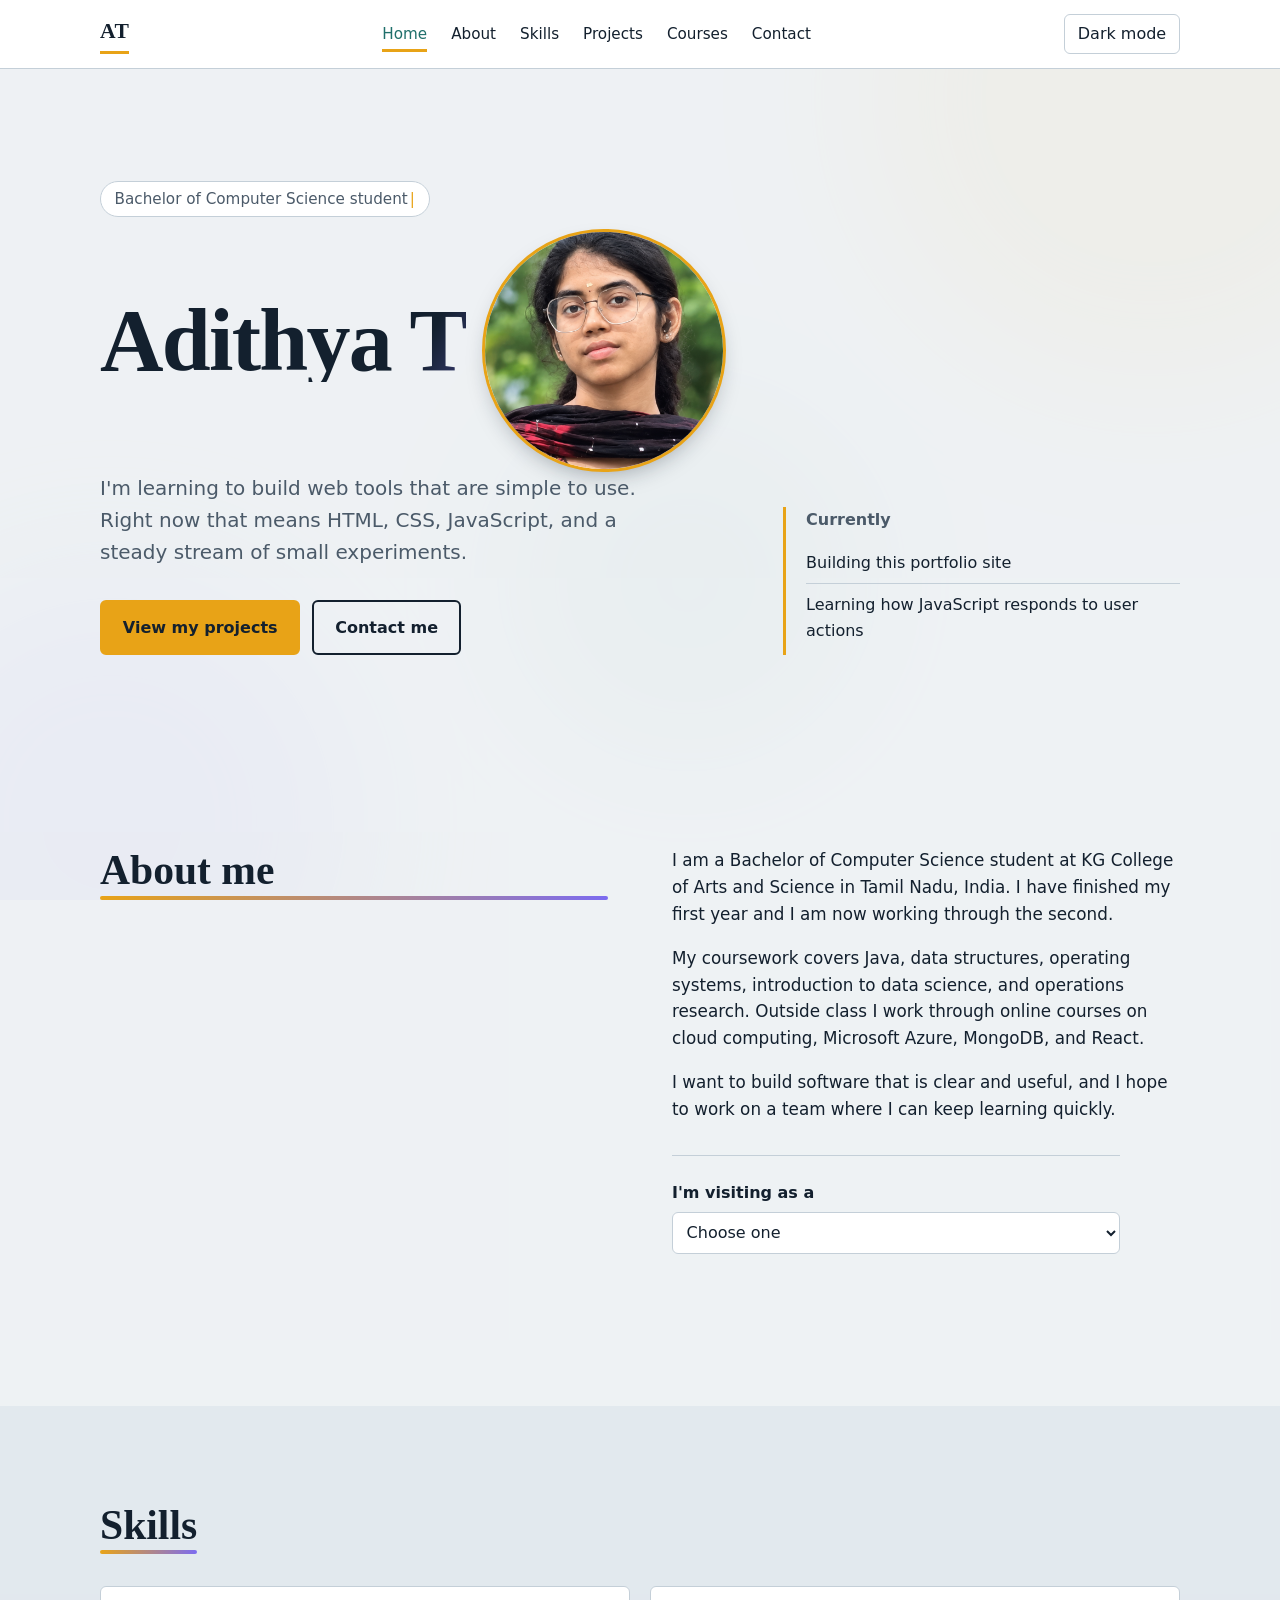
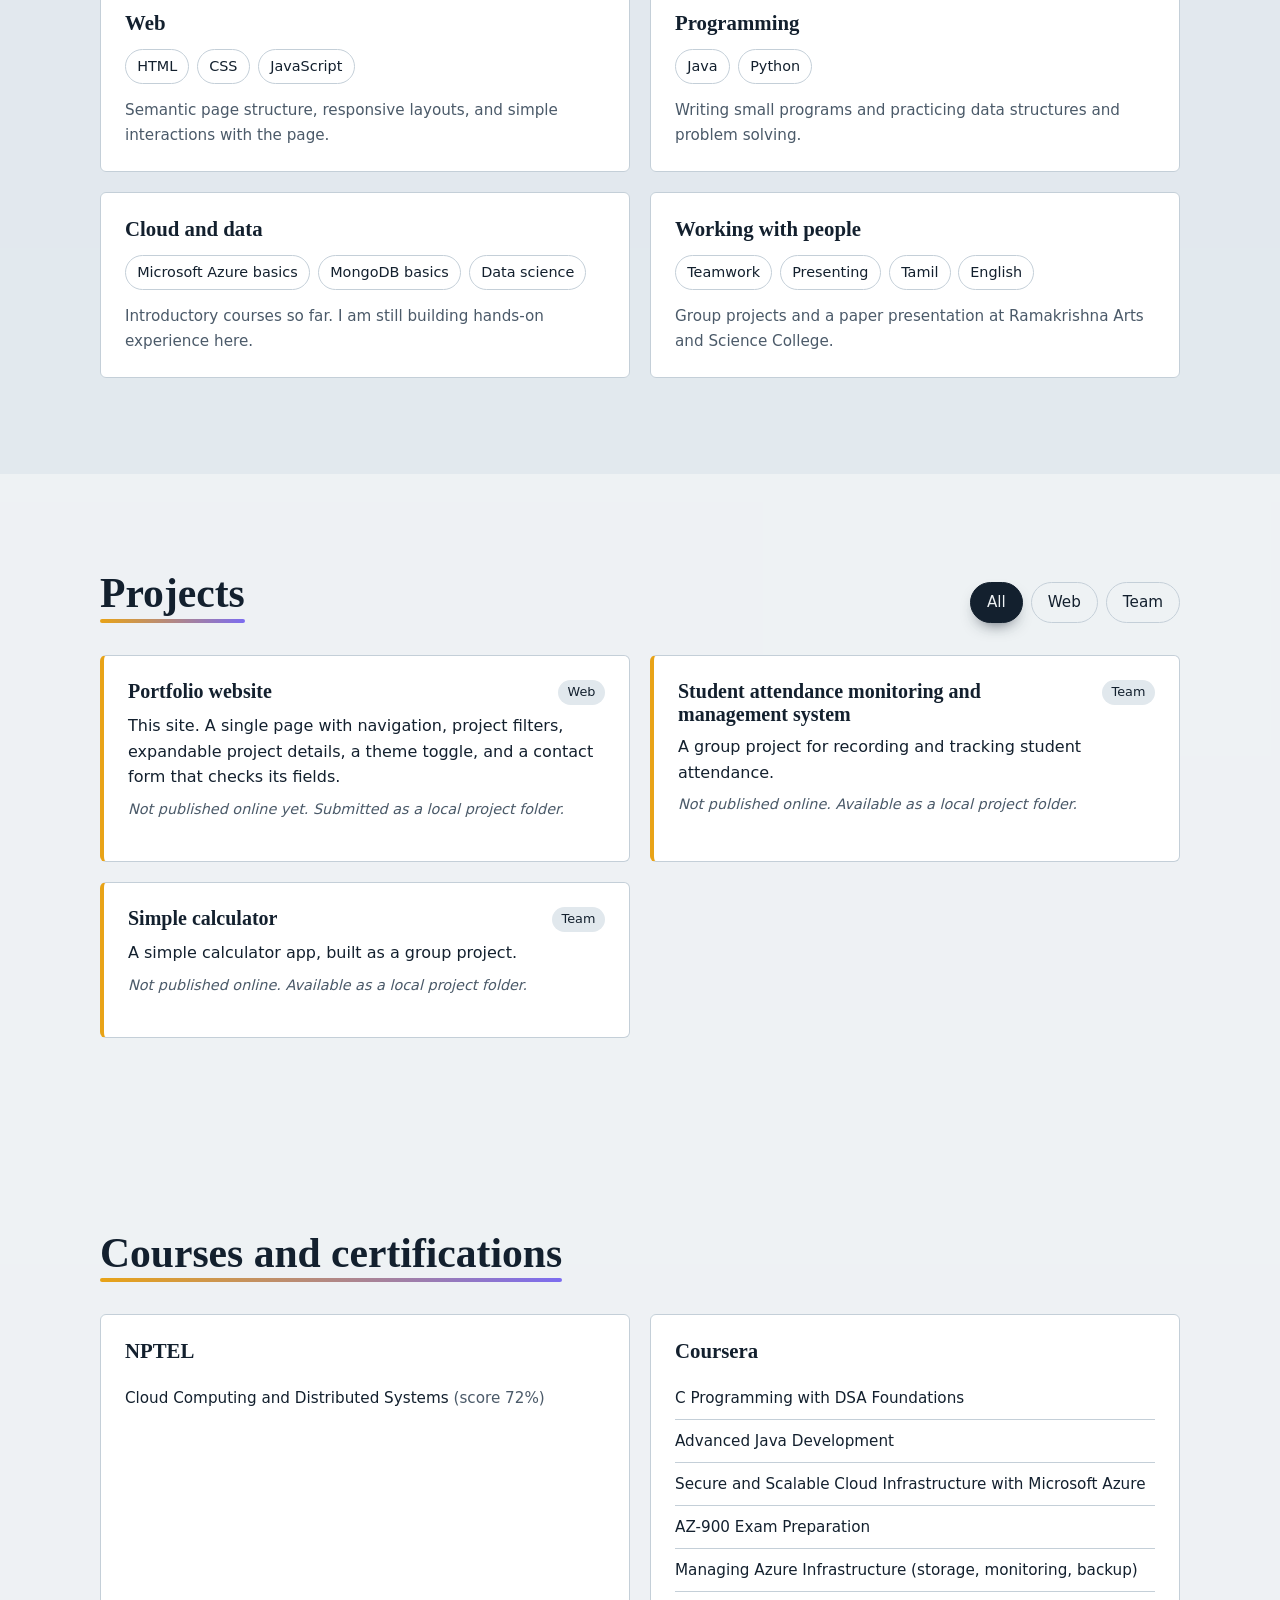
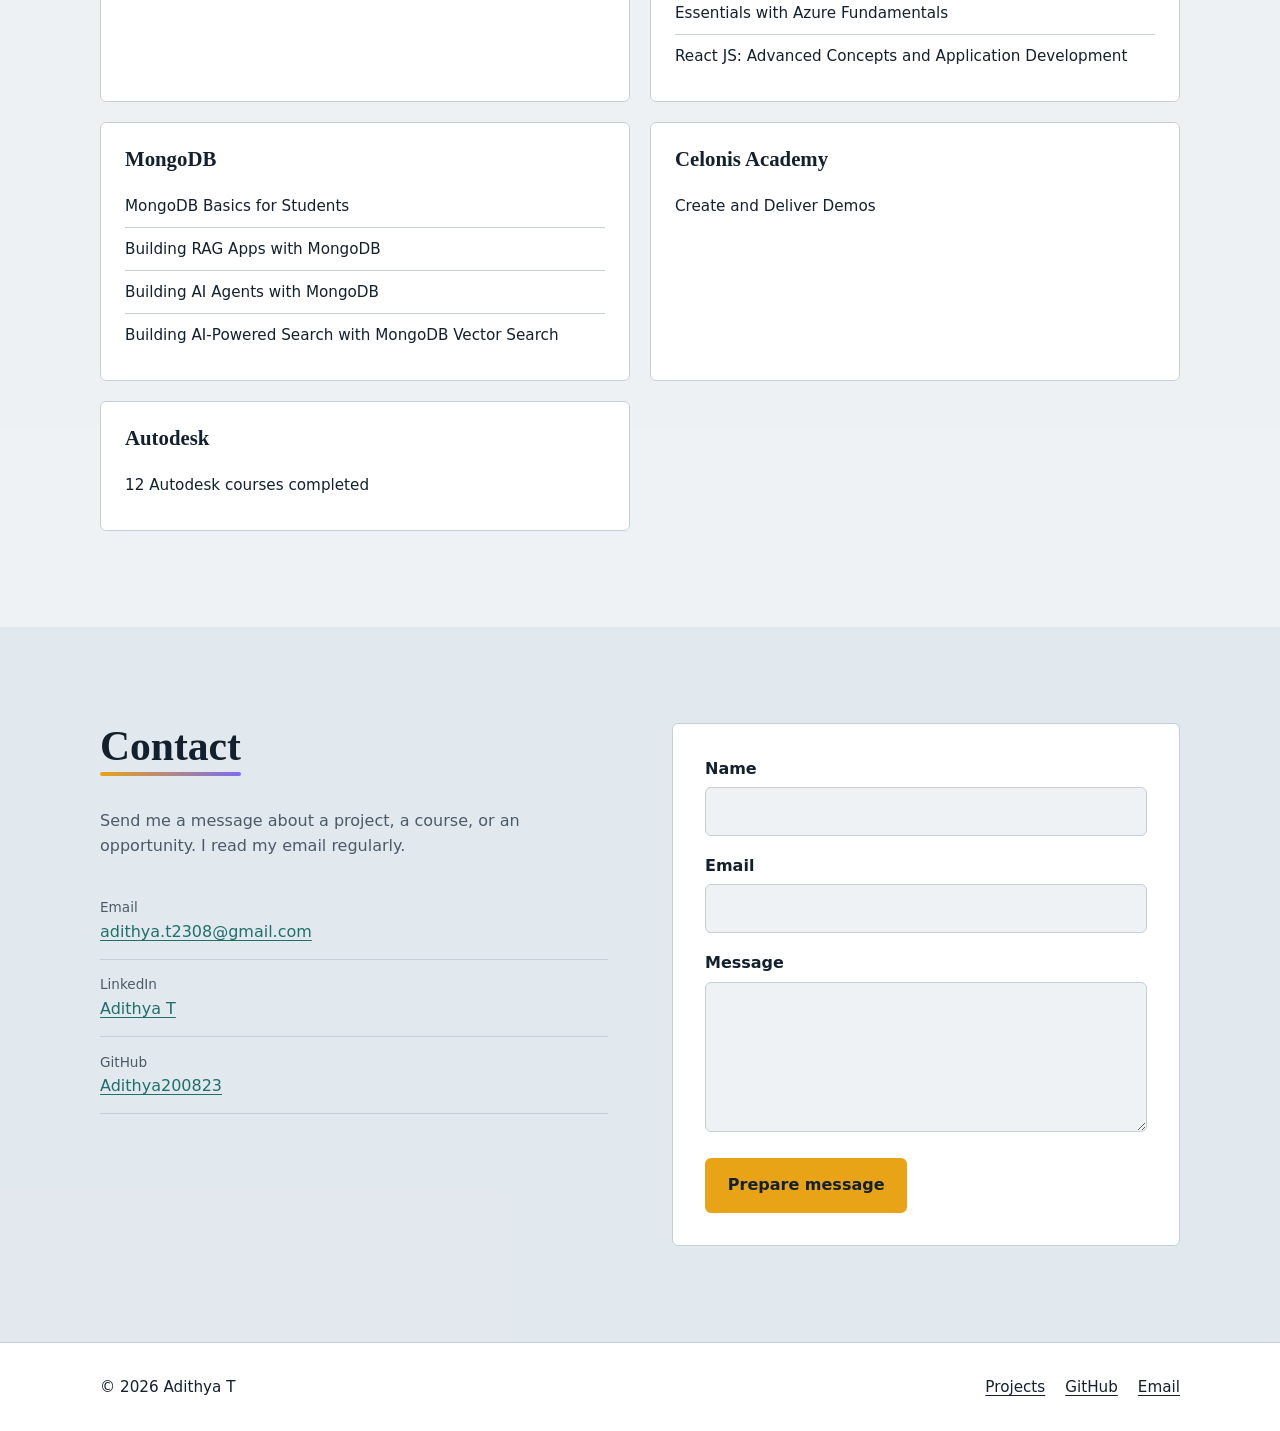
<file: index.html>
<!DOCTYPE html>
<html lang="en" data-theme="light">
<head>
  <meta charset="UTF-8">
  <meta name="viewport" content="width=device-width, initial-scale=1.0">
  <meta name="description" content="Portfolio of Adithya T, Bachelor of Computer Science student building web projects with HTML, CSS and JavaScript.">
  <title>Adithya T | Portfolio</title>
  <link rel="stylesheet" href="css/style.css">
</head>
<body>

  <div class="scroll-progress" id="scroll-progress" aria-hidden="true"></div>
  <div class="ambient" aria-hidden="true"><span></span><span></span><span></span></div>

  <a class="skip-link" href="#main">Skip to content</a>

  <!-- Header and navigation -->
  <header class="site-header" id="top">
    <div class="container header-inner">
      <a href="#home" class="logo" aria-label="Adithya T, back to top">AT</a>

      <button class="menu-toggle" type="button" aria-expanded="false" aria-controls="site-nav">
        <span class="sr-only">Menu</span>
        <span class="menu-bars" aria-hidden="true"></span>
      </button>

      <nav id="site-nav" class="site-nav" aria-label="Main">
        <ul>
          <li><a href="#home">Home</a></li>
          <li><a href="#about">About</a></li>
          <li><a href="#skills">Skills</a></li>
          <li><a href="#projects">Projects</a></li>
          <li><a href="#certifications">Courses</a></li>
          <li><a href="#contact">Contact</a></li>
        </ul>
      </nav>

      <button class="theme-toggle" type="button" aria-pressed="false">
        <span class="theme-label">Dark mode</span>
      </button>
    </div>
  </header>

  <main id="main">

    <!-- Hero -->
    <section id="home" class="hero">
      <div class="container hero-grid">
        <div class="hero-text">
          <p class="hero-role">Bachelor of Computer Science student</p>
          <div class="name-row">
            <h1>Adithya T</h1>
            <div class="avatar">
              <img src="images/profile.png" alt="Adithya T" width="1254" height="1254">
            </div>
          </div>
          <p class="hero-lead">
            I'm learning to build web tools that are simple to use. Right now that means HTML, CSS,
            JavaScript, and a steady stream of small experiments.
          </p>
          <div class="hero-actions">
            <a class="btn btn-primary" href="#projects">View my projects</a>
            <a class="btn btn-ghost" href="#contact">Contact me</a>
          </div>
        </div>

        <aside class="now" aria-labelledby="now-title">
          <h2 id="now-title">Currently</h2>
          <ul>
            <li>Building this portfolio site</li>
            <li>Learning how JavaScript responds to user actions</li>
          </ul>
        </aside>
      </div>
    </section>

    <!-- About -->
    <section id="about" class="section">
      <div class="container split">
        <h2 class="section-title">About me</h2>
        <div class="prose">
          <p>
            I am a Bachelor of Computer Science student at KG College of Arts and Science in Tamil Nadu,
            India. I have finished my first year and I am now working through the second.
          </p>
          <p>
            My coursework covers Java, data structures, operating systems, introduction to data science,
            and operations research. Outside class I work through online courses on cloud computing,
            Microsoft Azure, MongoDB, and React.
          </p>
          <p>
            I want to build software that is clear and useful, and I hope to work on a team where I can
            keep learning quickly.
          </p>

          <div class="visitor">
            <label for="visitor-type">I'm visiting as a</label>
            <select id="visitor-type">
              <option value="">Choose one</option>
              <option value="recruiter">Recruiter or hiring manager</option>
              <option value="mentor">Teacher or mentor</option>
              <option value="peer">Fellow student</option>
            </select>
            <p id="visitor-message" class="visitor-message" role="status" aria-live="polite"></p>
          </div>
        </div>
      </div>
    </section>

    <!-- Skills -->
    <section id="skills" class="section section-alt">
      <div class="container">
        <h2 class="section-title">Skills</h2>
        <div class="skill-grid">
          <div class="skill-group">
            <h3>Web</h3>
            <ul class="chips">
              <li>HTML</li>
              <li>CSS</li>
              <li>JavaScript</li>
            </ul>
            <p>Semantic page structure, responsive layouts, and simple interactions with the page.</p>
          </div>

          <div class="skill-group">
            <h3>Programming</h3>
            <ul class="chips">
              <li>Java</li>
              <li>Python</li>
            </ul>
            <p>Writing small programs and practicing data structures and problem solving.</p>
          </div>

          <div class="skill-group">
            <h3>Cloud and data</h3>
            <ul class="chips">
              <li>Microsoft Azure basics</li>
              <li>MongoDB basics</li>
              <li>Data science</li>
            </ul>
            <p>Introductory courses so far. I am still building hands-on experience here.</p>
          </div>

          <div class="skill-group">
            <h3>Working with people</h3>
            <ul class="chips">
              <li>Teamwork</li>
              <li>Presenting</li>
              <li>Tamil</li>
              <li>English</li>
            </ul>
            <p>Group projects and a paper presentation at Ramakrishna Arts and Science College.</p>
          </div>
        </div>
      </div>
    </section>

    <!-- Projects -->
    <section id="projects" class="section">
      <div class="container">
        <div class="projects-head">
          <h2 class="section-title">Projects</h2>
          <div class="filters" role="group" aria-label="Filter projects">
            <button type="button" class="filter-btn is-active" data-filter="all" aria-pressed="true">All</button>
            <button type="button" class="filter-btn" data-filter="web" aria-pressed="false">Web</button>
            <button type="button" class="filter-btn" data-filter="team" aria-pressed="false">Team</button>
          </div>
        </div>

        <p class="empty-filter" id="empty-filter" hidden>No projects match this filter yet.</p>

        <div class="project-list" id="project-list">

          <article class="project" data-category="web">
            <div class="project-head">
              <h3>Portfolio website</h3>
              <span class="tag">Web</span>
            </div>
            <p class="project-summary">
              This site. A single page with navigation, project filters, expandable project details,
              a theme toggle, and a contact form that checks its fields.
            </p>
            <p class="project-link-note">Not published online yet. Submitted as a local project folder.</p>
          </article>


          <article class="project" data-category="team">
            <div class="project-head">
              <h3>Student attendance monitoring and management system</h3>
              <span class="tag">Team</span>
            </div>
            <p class="project-summary">
              A group project for recording and tracking student attendance.
            </p>
            <p class="project-link-note">Not published online. Available as a local project folder.</p>
          </article>

          <article class="project" data-category="team">
            <div class="project-head">
              <h3>Simple calculator</h3>
              <span class="tag">Team</span>
            </div>
            <p class="project-summary">
              A simple calculator app, built as a group project.
            </p>
            <p class="project-link-note">Not published online. Available as a local project folder.</p>
          </article>

        </div>
      </div>
    </section>

    <!-- Courses and certifications -->
    <section id="certifications" class="section">
      <div class="container">
        <h2 class="section-title">Courses and certifications</h2>
        <div class="course-grid">

          <div class="skill-group">
            <h3>NPTEL</h3>
            <ul class="course-list">
              <li>Cloud Computing and Distributed Systems <span class="score">(score 72%)</span></li>
            </ul>
          </div>

          <div class="skill-group">
            <h3>Coursera</h3>
            <ul class="course-list">
              <li>C Programming with DSA Foundations</li>
              <li>Advanced Java Development</li>
              <li>Secure and Scalable Cloud Infrastructure with Microsoft Azure</li>
              <li>AZ-900 Exam Preparation</li>
              <li>Managing Azure Infrastructure (storage, monitoring, backup)</li>
              <li>Essentials with Azure Fundamentals</li>
              <li>React JS: Advanced Concepts and Application Development</li>
            </ul>
          </div>

          <div class="skill-group">
            <h3>MongoDB</h3>
            <ul class="course-list">
              <li>MongoDB Basics for Students</li>
              <li>Building RAG Apps with MongoDB</li>
              <li>Building AI Agents with MongoDB</li>
              <li>Building AI-Powered Search with MongoDB Vector Search</li>
            </ul>
          </div>

          <div class="skill-group">
            <h3>Celonis Academy</h3>
            <ul class="course-list">
              <li>Create and Deliver Demos</li>
            </ul>
          </div>

          <div class="skill-group">
            <h3>Autodesk</h3>
            <ul class="course-list">
              <li>12 Autodesk courses completed</li>
            </ul>
          </div>

        </div>
      </div>
    </section>

    <!-- Contact -->
    <section id="contact" class="section section-alt">
      <div class="container split">
        <div>
          <h2 class="section-title">Contact</h2>
          <p class="contact-intro">
            Send me a message about a project, a course, or an opportunity. I read my email regularly.
          </p>
          <ul class="contact-list">
            <li>
              <span class="contact-label">Email</span>
              <a href="mailto:adithya.t2308@gmail.com">adithya.t2308@gmail.com</a>
            </li>
            <li>
              <span class="contact-label">LinkedIn</span>
              <a href="https://www.linkedin.com/in/adithya-t-044aa1369" target="_blank" rel="noopener noreferrer">Adithya T</a>
            </li>
            <li>
              <span class="contact-label">GitHub</span>
              <a href="https://github.com/Adithya200823" target="_blank" rel="noopener noreferrer">Adithya200823</a>
            </li>
          </ul>
        </div>

        <form id="contact-form" class="contact-form" novalidate>
          <div class="field">
            <label for="name">Name</label>
            <input type="text" id="name" name="name" autocomplete="name" required>
            <p class="error" id="name-error"></p>
          </div>

          <div class="field">
            <label for="email">Email</label>
            <input type="email" id="email" name="email" autocomplete="email" required>
            <p class="error" id="email-error"></p>
          </div>

          <div class="field">
            <label for="message">Message</label>
            <textarea id="message" name="message" rows="5" required></textarea>
            <p class="error" id="message-error"></p>
          </div>

          <button type="submit" class="btn btn-primary">Prepare message</button>

          <div class="form-status" id="form-status" role="status" aria-live="polite" hidden>
            <p id="form-status-text"></p>
            <a class="btn btn-ghost" id="mailto-link" href="mailto:adithya.t2308@gmail.com">Open in email app</a>
          </div>
        </form>
      </div>
    </section>

  </main>

  <!-- Footer -->
  <footer class="site-footer">
    <div class="container footer-inner">
      <p>&copy; <span id="year">2026</span> Adithya T</p>
      <nav aria-label="Footer">
        <a href="#projects">Projects</a>
        <a href="https://github.com/Adithya200823" target="_blank" rel="noopener noreferrer">GitHub</a>
        <a href="mailto:adithya.t2308@gmail.com">Email</a>
      </nav>
    </div>
  </footer>

  <button class="back-to-top" type="button" id="back-to-top" hidden>
    <span aria-hidden="true">&uarr;</span>
    <span class="sr-only">Back to top</span>
  </button>

  <script src="js/script.js"></script>
</body>
</html>
</file>
<file: css/style.css>
/* ==========================================================================
   Adithya T portfolio
   Palette: ink-blue paper, amber accent, teal links.
   Type: Georgia for headings, system sans-serif for body text.
   ========================================================================== */

:root {
  --paper: #eef2f4;
  --surface: #ffffff;
  --alt: #e1e8ed;
  --ink: #13202e;
  --muted: #4b5a69;
  --line: #c4cfd8;
  --accent: #e8a317;
  --accent-ink: #13202e;
  --link: #1f6f6b;
  --focus: #e8a317;

  --font-head: Georgia, "Times New Roman", serif;
  --font-body: system-ui, -apple-system, "Segoe UI", Roboto, Helvetica, Arial, sans-serif;

  --radius: 6px;
  --max: 1080px;
  --gap: clamp(1rem, 3vw, 2rem);
  --space-section: clamp(3.5rem, 8vw, 6rem);
}

/* Dark theme: applied by the toggle (data-theme on <html>) or by the system setting
   when the visitor has not picked one yet. */
:root[data-theme="dark"] {
  --paper: #0e1820;
  --surface: #16242f;
  --alt: #112029;
  --ink: #e9eef2;
  --muted: #a9b6c2;
  --line: #2a3a48;
  --accent: #f2b632;
  --accent-ink: #0e1820;
  --link: #7fd1c9;
  --focus: #f2b632;
}

@media (prefers-color-scheme: dark) {
  :root:not([data-theme="light"]) {
    --paper: #0e1820;
    --surface: #16242f;
    --alt: #112029;
    --ink: #e9eef2;
    --muted: #a9b6c2;
    --line: #2a3a48;
    --accent: #f2b632;
    --accent-ink: #0e1820;
    --link: #7fd1c9;
    --focus: #f2b632;
  }
}

/* ---------- Base ---------- */

*,
*::before,
*::after {
  box-sizing: border-box;
}

html {
  scroll-behavior: smooth;
  scroll-padding-top: 5rem;
}

body {
  margin: 0;
  font-family: var(--font-body);
  font-size: 1rem;
  line-height: 1.6;
  color: var(--ink);
  background: var(--paper);
  overflow-x: hidden;
}

img,
svg {
  max-width: 100%;
  display: block;
}

h1,
h2,
h3 {
  font-family: var(--font-head);
  line-height: 1.15;
  margin: 0 0 0.5em;
  font-weight: 700;
}

p {
  margin: 0 0 1em;
}

a {
  color: var(--link);
  text-underline-offset: 3px;
}

a:hover {
  text-decoration-thickness: 2px;
}

.container {
  width: min(100% - 2.5rem, var(--max));
  margin-inline: auto;
}

.sr-only {
  position: absolute;
  width: 1px;
  height: 1px;
  padding: 0;
  margin: -1px;
  overflow: hidden;
  clip: rect(0, 0, 0, 0);
  white-space: nowrap;
  border: 0;
}

.skip-link {
  position: absolute;
  left: 1rem;
  top: -4rem;
  background: var(--accent);
  color: var(--accent-ink);
  padding: 0.5rem 1rem;
  border-radius: var(--radius);
  z-index: 100;
}

.skip-link:focus {
  top: 1rem;
}

/* Visible keyboard focus everywhere */
:focus-visible {
  outline: 3px solid var(--focus);
  outline-offset: 3px;
}

/* ---------- Header ---------- */

.site-header {
  position: sticky;
  top: 0;
  z-index: 50;
  background: var(--surface);
  border-bottom: 1px solid var(--line);
}

.header-inner {
  display: flex;
  align-items: center;
  justify-content: space-between;
  gap: 1rem;
  min-height: 4.25rem;
}

.logo {
  font-family: var(--font-head);
  font-weight: 700;
  font-size: 1.35rem;
  color: var(--ink);
  text-decoration: none;
  letter-spacing: 0.02em;
  border-bottom: 3px solid var(--accent);
  padding-bottom: 2px;
}

.site-nav ul {
  list-style: none;
  margin: 0;
  padding: 0;
  display: flex;
  gap: 1.5rem;
}

.site-nav a {
  color: var(--ink);
  text-decoration: none;
  padding: 0.4rem 0;
  position: relative;
  font-size: 0.95rem;
}

/* Current-section and hover indicator */
.site-nav a::after {
  content: "";
  position: absolute;
  left: 0;
  right: 0;
  bottom: -2px;
  height: 3px;
  background: var(--accent);
  transform: scaleX(0);
  transform-origin: left;
  transition: transform 0.2s ease;
}

.site-nav a:hover::after,
.site-nav a[aria-current="true"]::after {
  transform: scaleX(1);
}

.theme-toggle,
.menu-toggle {
  font: inherit;
  cursor: pointer;
  color: var(--ink);
  background: transparent;
  border: 1px solid var(--line);
  border-radius: var(--radius);
  padding: 0.4rem 0.8rem;
}

.theme-toggle:hover,
.menu-toggle:hover {
  border-color: var(--ink);
}

.menu-toggle {
  display: none;
  width: 2.75rem;
  height: 2.5rem;
  position: relative;
  padding: 0;
}

.menu-bars,
.menu-bars::before,
.menu-bars::after {
  display: block;
  position: absolute;
  left: 50%;
  width: 1.2rem;
  height: 2px;
  background: var(--ink);
  transform: translateX(-50%);
  transition: transform 0.2s ease, opacity 0.2s ease;
}

.menu-bars {
  top: 50%;
  margin-top: -1px;
}

.menu-bars::before,
.menu-bars::after {
  content: "";
  top: -6px;
}

.menu-bars::after {
  top: 6px;
}

.menu-toggle[aria-expanded="true"] .menu-bars {
  background: transparent;
}

.menu-toggle[aria-expanded="true"] .menu-bars::before {
  top: 0;
  transform: translateX(-50%) rotate(45deg);
}

.menu-toggle[aria-expanded="true"] .menu-bars::after {
  top: 0;
  transform: translateX(-50%) rotate(-45deg);
}

/* ---------- Hero ---------- */

.hero {
  padding: clamp(3.5rem, 9vw, 7rem) 0 var(--space-section);
  background: var(--paper);
}

.hero-grid {
  display: grid;
  grid-template-columns: 1fr;
  gap: 3rem;
  align-items: end;
}

.profile-photo {
  margin: 0;
  width: min(100%, 12rem);
  justify-self: start;
}

.profile-photo img {
  width: 100%;
  height: auto;
}

.hero-role {
  font-size: 0.95rem;
  color: var(--muted);
  margin-bottom: 0.75rem;
}

.hero h1 {
  font-size: clamp(3rem, 9vw, 6.5rem);
  line-height: 0.95;
  letter-spacing: -0.02em;
  margin-bottom: 1.25rem;
}

.hero-lead {
  font-size: clamp(1.05rem, 2vw, 1.25rem);
  max-width: 34rem;
  color: var(--muted);
  margin-bottom: 2rem;
}

.hero-actions {
  display: flex;
  flex-wrap: wrap;
  gap: 0.75rem;
}

.btn {
  display: inline-block;
  font: inherit;
  font-weight: 600;
  text-decoration: none;
  padding: 0.8rem 1.3rem;
  border-radius: var(--radius);
  border: 2px solid var(--ink);
  cursor: pointer;
  transition: background 0.2s ease, color 0.2s ease;
}

.btn-primary {
  background: var(--accent);
  border-color: var(--accent);
  color: var(--accent-ink);
}

.btn-primary:hover {
  filter: brightness(1.05);
}

.btn-ghost {
  background: transparent;
  color: var(--ink);
}

.btn-ghost:hover {
  background: var(--ink);
  color: var(--paper);
}

.now {
  border-left: 3px solid var(--accent);
  padding: 0.25rem 0 0.25rem 1.25rem;
}

.now h2 {
  font-size: 1rem;
  font-family: var(--font-body);
  font-weight: 600;
  color: var(--muted);
  margin-bottom: 0.75rem;
}

.now ul {
  margin: 0;
  padding: 0;
  list-style: none;
}

.now li {
  padding: 0.5rem 0;
  border-bottom: 1px solid var(--line);
}

.now li:last-child {
  border-bottom: 0;
}

/* ---------- Sections ---------- */

.section {
  padding: var(--space-section) 0;
  background: var(--paper);
}

.section-alt {
  background: var(--alt);
}

.section-title {
  font-size: clamp(2rem, 4vw, 2.6rem);
  margin-bottom: 2rem;
}

.split {
  display: grid;
  grid-template-columns: 1fr;
  gap: 2rem;
}

.prose p {
  max-width: 40rem;
  font-size: 1.05rem;
}

/* Visitor greeting */
.visitor {
  margin-top: 2rem;
  padding-top: 1.5rem;
  border-top: 1px solid var(--line);
  max-width: 28rem;
}

.visitor label {
  display: block;
  font-weight: 600;
  margin-bottom: 0.4rem;
}

.visitor select {
  font: inherit;
  width: 100%;
  padding: 0.6rem;
  color: var(--ink);
  background: var(--surface);
  border: 1px solid var(--line);
  border-radius: var(--radius);
}

.visitor-message {
  margin-top: 0.75rem;
  min-height: 1.6em;
  color: var(--link);
  font-weight: 600;
}

/* ---------- Skills ---------- */

.skill-grid {
  display: grid;
  grid-template-columns: 1fr;
  gap: 1.25rem;
}

.skill-group {
  background: var(--surface);
  border: 1px solid var(--line);
  border-radius: var(--radius);
  padding: 1.5rem;
}

.skill-group h3 {
  font-size: 1.3rem;
  margin-bottom: 0.9rem;
}

.skill-group p {
  color: var(--muted);
  font-size: 0.95rem;
  margin: 0.9rem 0 0;
}

.chips {
  list-style: none;
  margin: 0;
  padding: 0;
  display: flex;
  flex-wrap: wrap;
  gap: 0.5rem;
}

.chips li {
  font-size: 0.9rem;
  padding: 0.3rem 0.7rem;
  border: 1px solid var(--line);
  border-radius: 999px;
}

/* ---------- Courses ---------- */

.course-grid {
  display: grid;
  grid-template-columns: 1fr;
  gap: 1.25rem;
}

.course-list {
  list-style: none;
  margin: 0;
  padding: 0;
}

.course-list li {
  padding: 0.55rem 0;
  border-bottom: 1px solid var(--line);
  font-size: 0.95rem;
}

.course-list li:last-child {
  border-bottom: 0;
}

.course-list .score {
  color: var(--muted);
  white-space: nowrap;
}

@media (min-width: 720px) {
  .course-grid {
    grid-template-columns: repeat(2, 1fr);
  }
}

/* ---------- Projects ---------- */

.projects-head {
  display: flex;
  flex-wrap: wrap;
  align-items: end;
  justify-content: space-between;
  gap: 1rem;
  margin-bottom: 1rem;
}

.projects-head .section-title {
  margin-bottom: 0;
}

.filters {
  display: flex;
  gap: 0.5rem;
  flex-wrap: wrap;
}

.filter-btn {
  font: inherit;
  font-size: 0.95rem;
  padding: 0.45rem 1rem;
  color: var(--ink);
  background: transparent;
  border: 1px solid var(--line);
  border-radius: 999px;
  cursor: pointer;
}

.filter-btn:hover {
  border-color: var(--ink);
}

.filter-btn.is-active {
  background: var(--ink);
  border-color: var(--ink);
  color: var(--paper);
}

.empty-filter {
  color: var(--muted);
  margin: 1.5rem 0;
}

.project-list {
  display: grid;
  grid-template-columns: 1fr;
  gap: 1.25rem;
  margin-top: 2rem;
}

.project {
  background: var(--surface);
  border: 1px solid var(--line);
  border-left: 4px solid var(--accent);
  border-radius: var(--radius);
  padding: 1.5rem;
  min-width: 0;
}

.project-head {
  display: flex;
  justify-content: space-between;
  align-items: start;
  gap: 1rem;
  margin-bottom: 0.5rem;
}

.project h3 {
  font-size: 1.25rem;
  margin: 0;
}

.tag {
  flex-shrink: 0;
  font-size: 0.8rem;
  padding: 0.15rem 0.6rem;
  border-radius: 999px;
  background: var(--alt);
  color: var(--ink);
}

.project-summary {
  color: var(--ink);
  margin-bottom: 0.5rem;
}

.project-link-note {
  font-size: 0.9rem;
  color: var(--muted);
  font-style: italic;
  margin-bottom: 1rem;
}

.details-toggle {
  font: inherit;
  font-size: 0.95rem;
  font-weight: 600;
  color: var(--link);
  background: none;
  border: 0;
  padding: 0.2rem 0;
  cursor: pointer;
  text-decoration: underline;
  text-underline-offset: 3px;
}

.project-details {
  margin-top: 1rem;
  padding-top: 1rem;
  border-top: 1px solid var(--line);
}

.project-details dl {
  margin: 0;
  display: grid;
  grid-template-columns: 1fr;
  gap: 0.25rem 1rem;
}

.project-details dt {
  font-weight: 600;
  margin-top: 0.6rem;
}

.project-details dd {
  margin: 0;
  color: var(--muted);
}

/* ---------- Contact ---------- */

.contact-intro {
  color: var(--muted);
  max-width: 28rem;
}

.contact-list {
  list-style: none;
  padding: 0;
  margin: 1.5rem 0 0;
}

.contact-list li {
  display: flex;
  flex-direction: column;
  padding: 0.9rem 0;
  border-bottom: 1px solid var(--line);
  overflow-wrap: anywhere;
}

.contact-label {
  font-size: 0.85rem;
  color: var(--muted);
}

.contact-form {
  background: var(--surface);
  border: 1px solid var(--line);
  border-radius: var(--radius);
  padding: 1.5rem;
}

.field {
  margin-bottom: 1.1rem;
}

.field label {
  display: block;
  font-weight: 600;
  margin-bottom: 0.35rem;
}

.field input,
.field textarea {
  font: inherit;
  width: 100%;
  padding: 0.65rem 0.75rem;
  color: var(--ink);
  background: var(--paper);
  border: 1px solid var(--line);
  border-radius: var(--radius);
}

.field textarea {
  resize: vertical;
}

.field input:focus-visible,
.field textarea:focus-visible {
  border-color: var(--focus);
}

.field.has-error input,
.field.has-error textarea {
  border-color: #c0392b;
}

.error {
  color: #c0392b;
  font-size: 0.9rem;
  min-height: 0;
  margin: 0.3rem 0 0;
}

:root[data-theme="dark"] .error,
:root:not([data-theme="light"]) .error {
  color: #ff8a80;
}

.contact-form > .btn {
  cursor: pointer;
}

.form-status {
  margin-top: 1.25rem;
  padding: 1rem;
  border-left: 4px solid var(--link);
  background: var(--alt);
  border-radius: var(--radius);
}

.form-status p {
  margin-bottom: 0.75rem;
}

/* ---------- Footer ---------- */

.site-footer {
  padding: 2rem 0;
  border-top: 1px solid var(--line);
  background: var(--surface);
  font-size: 0.95rem;
}

.footer-inner {
  display: flex;
  flex-wrap: wrap;
  justify-content: space-between;
  gap: 1rem;
}

.footer-inner p {
  margin: 0;
}

.footer-inner nav {
  display: flex;
  gap: 1.25rem;
  flex-wrap: wrap;
}

.footer-inner a {
  color: var(--ink);
}

/* ---------- Back to top ---------- */

.back-to-top {
  position: fixed;
  right: 1.25rem;
  bottom: 1.25rem;
  width: 3rem;
  height: 3rem;
  font-size: 1.25rem;
  line-height: 1;
  color: var(--accent-ink);
  background: var(--accent);
  border: 0;
  border-radius: 50%;
  cursor: pointer;
  box-shadow: 0 4px 14px rgba(0, 0, 0, 0.2);
  z-index: 40;
}

.back-to-top[hidden] {
  display: none;
}

/* ---------- Responsive ---------- */

@media (min-width: 720px) {
  .skill-grid {
    grid-template-columns: repeat(2, 1fr);
  }

  .project-list {
    grid-template-columns: repeat(2, 1fr);
  }

  .project-details dl {
    grid-template-columns: 9rem 1fr;
  }

  .project-details dt {
    margin-top: 0;
  }

  .project-details dd {
    padding-bottom: 0.5rem;
  }

  .contact-form {
    padding: 2rem;
  }
}

@media (min-width: 900px) {
  .hero-grid {
    grid-template-columns: 1.6fr 1fr;
  }

  .split {
    grid-template-columns: 1fr 1fr;
    gap: 4rem;
    align-items: start;
  }
}

/* Mobile navigation */
@media (max-width: 760px) {
  .menu-toggle {
    display: block;
  }

  .site-nav {
    display: none;
    position: absolute;
    top: 100%;
    left: 0;
    right: 0;
    background: var(--surface);
    border-bottom: 1px solid var(--line);
    padding: 0.5rem 1.25rem 1rem;
  }

  .site-header.is-open .site-nav {
    display: block;
  }

  .site-nav ul {
    flex-direction: column;
    gap: 0;
  }

  .site-nav a {
    display: block;
    padding: 0.8rem 0;
    font-size: 1.05rem;
    border-bottom: 1px solid var(--line);
  }

  .site-nav a::after {
    display: none;
  }

  .site-nav a[aria-current="true"] {
    color: var(--link);
    font-weight: 700;
  }

  .header-inner {
    position: relative;
  }
}

@media (max-width: 420px) {
  .theme-label {
    display: none;
  }

  .theme-toggle::after {
    content: "Dark";
  }

  .theme-toggle[aria-pressed="true"]::after {
    content: "Light";
  }
}

/* ---------- Motion: one gentle entrance, disabled for reduced motion ---------- */

@media (prefers-reduced-motion: no-preference) {
  .hero-text,
  .now {
    animation: rise 0.6s ease both;
  }

  .now {
    animation-delay: 0.12s;
  }
}

@keyframes rise {
  from {
    opacity: 0;
    transform: translateY(8px);
  }
  to {
    opacity: 1;
    transform: none;
  }
}

@media (prefers-reduced-motion: reduce) {
  html {
    scroll-behavior: auto;
  }

  *,
  *::before,
  *::after {
    transition: none !important;
    animation: none !important;
  }
}

/* =========================================================================
   Interactive and visual enhancements
   ========================================================================= */

/* Scroll progress bar */
.scroll-progress {
  position: fixed;
  top: 0;
  left: 0;
  height: 3px;
  width: 100%;
  transform-origin: 0 50%;
  transform: scaleX(0);
  background: linear-gradient(90deg, var(--accent), #7c6cf0, var(--link));
  z-index: 60;
  pointer-events: none;
}

/* Ambient glowing shapes behind the page */
.ambient {
  position: fixed;
  inset: 0;
  overflow: hidden;
  pointer-events: none;
  z-index: 0;
}

.ambient span {
  position: absolute;
  border-radius: 50%;
  filter: blur(70px);
  opacity: 0.35;
}

.ambient span:nth-child(1) {
  width: 36rem;
  height: 36rem;
  background: var(--accent);
  top: -12rem;
  right: -10rem;
  animation: drift 18s ease-in-out infinite alternate;
}

.ambient span:nth-child(2) {
  width: 30rem;
  height: 30rem;
  background: #7c6cf0;
  bottom: -10rem;
  left: -8rem;
  animation: drift 22s ease-in-out infinite alternate-reverse;
}

.ambient span:nth-child(3) {
  width: 22rem;
  height: 22rem;
  background: var(--link);
  top: 45%;
  left: 40%;
  opacity: 0.2;
  animation: drift 26s ease-in-out infinite alternate;
}

@keyframes drift {
  from { transform: translate(0, 0) scale(1); }
  to   { transform: translate(40px, -30px) scale(1.12); }
}

/* Keep page content above the ambient layer */
main, footer {
  position: relative;
  z-index: 1;
}

main, footer { background: transparent; }
.section, .hero, .section-alt { background: color-mix(in srgb, var(--paper) 88%, transparent); }
.section-alt { background: color-mix(in srgb, var(--alt) 88%, transparent); }

/* Gradient headline on the hero name */
.hero h1 {
  background: linear-gradient(120deg, var(--ink) 0%, var(--ink) 45%, #7c6cf0 70%, var(--accent) 100%);
  -webkit-background-clip: text;
  background-clip: text;
  color: transparent;
  background-size: 200% auto;
}

@media (prefers-reduced-motion: no-preference) {
  .hero h1 {
    animation: shimmer 8s linear infinite;
  }
}

@keyframes shimmer {
  to { background-position: 200% center; }
}

/* Hero role pill */
.hero-role {
  display: inline-block;
  padding: 0.3rem 0.85rem;
  border: 1px solid var(--line);
  border-radius: 999px;
  background: var(--surface);
}

/* Profile photo: framed, glowing ring, gentle float, tilt on hover */
.photo-frame {
  position: relative;
  border-radius: 50%;
  transition: transform 0.4s ease;
  transform-style: preserve-3d;
}

.photo-frame img {
  border-radius: 50%;
  box-shadow: 0 18px 40px -12px rgba(19, 32, 46, 0.35);
  transition: box-shadow 0.4s ease;
}

.photo-frame::before {
  content: "";
  position: absolute;
  inset: -6px;
  border-radius: 50%;
  background: conic-gradient(from 0deg, var(--accent), #7c6cf0, var(--link), var(--accent));
  z-index: -1;
  opacity: 0.8;
  filter: blur(6px);
  transition: opacity 0.4s ease;
}

.photo-frame:hover img {
  box-shadow: 0 24px 50px -10px rgba(124, 108, 240, 0.45);
}

.photo-frame:hover::before {
  opacity: 1;
}

@media (prefers-reduced-motion: no-preference) {
  .photo-frame {
    animation: float 6s ease-in-out infinite;
  }
  .photo-frame::before {
    animation: spin 10s linear infinite;
  }
}

@keyframes float {
  0%, 100% { transform: translateY(0); }
  50%      { transform: translateY(-10px); }
}

@keyframes spin {
  to { transform: rotate(360deg); }
}

/* Buttons: lift and glow */
.btn {
  position: relative;
  overflow: hidden;
  transition: transform 0.2s ease, box-shadow 0.25s ease, background 0.2s ease, color 0.2s ease;
}

.btn:hover {
  transform: translateY(-2px);
  box-shadow: 0 10px 24px -10px rgba(232, 163, 23, 0.7);
}

.btn:active {
  transform: translateY(0) scale(0.98);
}

/* Ripple on buttons */
.ripple {
  position: absolute;
  border-radius: 50%;
  background: rgba(255, 255, 255, 0.45);
  transform: scale(0);
  animation: ripple 0.6s ease-out forwards;
  pointer-events: none;
}

@keyframes ripple {
  to { transform: scale(4); opacity: 0; }
}

/* Currently list: items slide in on hover */
.now li {
  transition: transform 0.25s ease, color 0.25s ease;
}

.now li:hover {
  transform: translateX(6px);
  color: var(--link);
}

/* Section titles get an animated underline */
.section-title {
  position: relative;
  display: inline-block;
  padding-bottom: 0.3rem;
}

.section-title::after {
  content: "";
  position: absolute;
  left: 0;
  bottom: 0;
  height: 4px;
  width: 3.2rem;
  border-radius: 2px;
  background: linear-gradient(90deg, var(--accent), #7c6cf0);
  transition: width 0.5s ease;
}

.section-title.is-visible::after {
  width: 100%;
}

/* Skill cards and chips */
.skill-group,
.project {
  transition: transform 0.35s ease, box-shadow 0.35s ease, border-color 0.35s ease;
  transform-style: preserve-3d;
  will-change: transform;
}

.skill-group:hover,
.project:hover {
  box-shadow: 0 20px 40px -22px rgba(19, 32, 46, 0.45);
  border-color: var(--accent);
}

.chips li {
  transition: transform 0.2s ease, background 0.2s ease, color 0.2s ease, border-color 0.2s ease;
  cursor: default;
}

.chips li:hover {
  transform: translateY(-2px) scale(1.05);
  background: var(--accent);
  color: var(--accent-ink);
  border-color: var(--accent);
}

/* Course items: slide right on hover */
.course-list li {
  transition: transform 0.2s ease, color 0.2s ease, padding-left 0.2s ease;
}

.course-list li:hover {
  padding-left: 0.6rem;
  color: var(--link);
}

/* Filter buttons */
.filter-btn {
  transition: transform 0.2s ease, background 0.2s ease, color 0.2s ease, border-color 0.2s ease;
}

.filter-btn:hover {
  transform: translateY(-2px);
}

.filter-btn.is-active {
  box-shadow: 0 8px 18px -10px var(--ink);
}

/* Project details panel slides open */
.project-details {
  animation: slideDown 0.4s ease both;
}

@keyframes slideDown {
  from { opacity: 0; transform: translateY(-6px); }
  to   { opacity: 1; transform: none; }
}

/* Contact list rows highlight */
.contact-list li {
  transition: padding-left 0.25s ease, background 0.25s ease;
}

.contact-list li:hover {
  padding-left: 0.6rem;
  background: color-mix(in srgb, var(--accent) 12%, transparent);
}

/* Contact form focus glow */
.field input:focus-visible,
.field textarea:focus-visible,
.visitor select:focus-visible {
  box-shadow: 0 0 0 4px color-mix(in srgb, var(--accent) 30%, transparent);
  outline: none;
}

.field input,
.field textarea,
.visitor select {
  transition: box-shadow 0.2s ease, border-color 0.2s ease;
}

/* Scroll-reveal: elements fade and rise into view (only when JS runs) */
@media (prefers-reduced-motion: no-preference) {
  html.js .reveal {
    opacity: 0;
    transform: translateY(24px);
    transition: opacity 0.7s ease, transform 0.7s cubic-bezier(0.2, 0.7, 0.2, 1);
    transition-delay: var(--delay, 0s);
  }

  html.js .reveal.is-visible {
    opacity: 1;
    transform: none;
  }
}

/* Header gets a subtle shadow once the page scrolls */
.site-header.is-scrolled {
  box-shadow: 0 6px 20px -14px rgba(19, 32, 46, 0.5);
}

/* Back-to-top pops in */
.back-to-top:not([hidden]) {
  animation: pop 0.35s cubic-bezier(0.2, 0.9, 0.3, 1.4) both;
}

@keyframes pop {
  from { transform: scale(0.6); opacity: 0; }
  to   { transform: scale(1); opacity: 1; }
}

/* Nav links: active one glows */
.site-nav a[aria-current="true"] {
  color: var(--link);
}

/* Circular avatar beside the name */
.name-row {
  display: flex;
  align-items: center;
  gap: 1rem;
  flex-wrap: nowrap;
}

.name-row h1 {
  min-width: 0;
  white-space: nowrap;
  flex-shrink: 0;
  margin-bottom: 1.25rem;
  font-size: clamp(3rem, 7.5vw, 5.5rem);
}

.avatar {
  flex-shrink: 0;
  width: clamp(13rem, 19vw, 18rem);
  aspect-ratio: 1 / 1;
  border-radius: 50%;
  overflow: hidden;
  border: 3px solid var(--accent);
  box-shadow: 0 10px 24px -10px rgba(19, 32, 46, 0.4);
  background: var(--surface);
}

.avatar img {
  width: 100%;
  height: 100%;
  object-fit: cover;
  border-radius: 0;
  transform: scale(1.45);
  transform-origin: 50% 38%;
}

/* ---------- Extra motion: typing caret, cursor glow, magnetic buttons ---------- */

.typing-caret::after {
  content: "|";
  margin-left: 2px;
  color: var(--accent);
  animation: blink 1s steps(1) infinite;
}

@keyframes blink {
  50% { opacity: 0; }
}

.cursor-glow {
  position: fixed;
  top: 0;
  left: 0;
  width: 320px;
  height: 320px;
  margin: -160px 0 0 -160px;
  border-radius: 50%;
  background: radial-gradient(circle, color-mix(in srgb, var(--accent) 35%, transparent), transparent 65%);
  pointer-events: none;
  z-index: 0;
  opacity: 0;
  transition: opacity 0.4s ease;
  will-change: transform;
}

.cursor-glow.is-on {
  opacity: 1;
}

.magnetic {
  transition: transform 0.25s cubic-bezier(0.2, 0.7, 0.2, 1), box-shadow 0.25s ease, background 0.2s ease, color 0.2s ease;
}

/* Skill chips pop in one after another when their card reveals */
.skill-group.is-visible .chips li {
  animation: chipIn 0.5s cubic-bezier(0.2, 0.9, 0.3, 1.3) both;
}

.skill-group.is-visible .chips li:nth-child(2) { animation-delay: 0.06s; }
.skill-group.is-visible .chips li:nth-child(3) { animation-delay: 0.12s; }
.skill-group.is-visible .chips li:nth-child(4) { animation-delay: 0.18s; }

@keyframes chipIn {
  from { opacity: 0; transform: translateY(8px) scale(0.85); }
  to   { opacity: 1; transform: none; }
}

/* Course items fade in as they reveal */
.course-list li {
  animation: none;
}

.course-grid .skill-group.is-visible .course-list li {
  animation: fadeInLeft 0.5s ease both;
}

.course-grid .skill-group.is-visible .course-list li:nth-child(2) { animation-delay: 0.05s; }
.course-grid .skill-group.is-visible .course-list li:nth-child(3) { animation-delay: 0.1s; }
.course-grid .skill-group.is-visible .course-list li:nth-child(4) { animation-delay: 0.15s; }
.course-grid .skill-group.is-visible .course-list li:nth-child(5) { animation-delay: 0.2s; }
.course-grid .skill-group.is-visible .course-list li:nth-child(6) { animation-delay: 0.25s; }
.course-grid .skill-group.is-visible .course-list li:nth-child(7) { animation-delay: 0.3s; }

@keyframes fadeInLeft {
  from { opacity: 0; transform: translateX(-10px); }
  to   { opacity: 1; transform: none; }
}

@media (prefers-reduced-motion: reduce) {
  .typing-caret::after,
  .cursor-glow {
    display: none;
  }
}

/* On phones the larger circle drops below the name instead of squeezing it */
@media (max-width: 600px) {
  .name-row {
    flex-wrap: wrap;
  }
}
</file>
